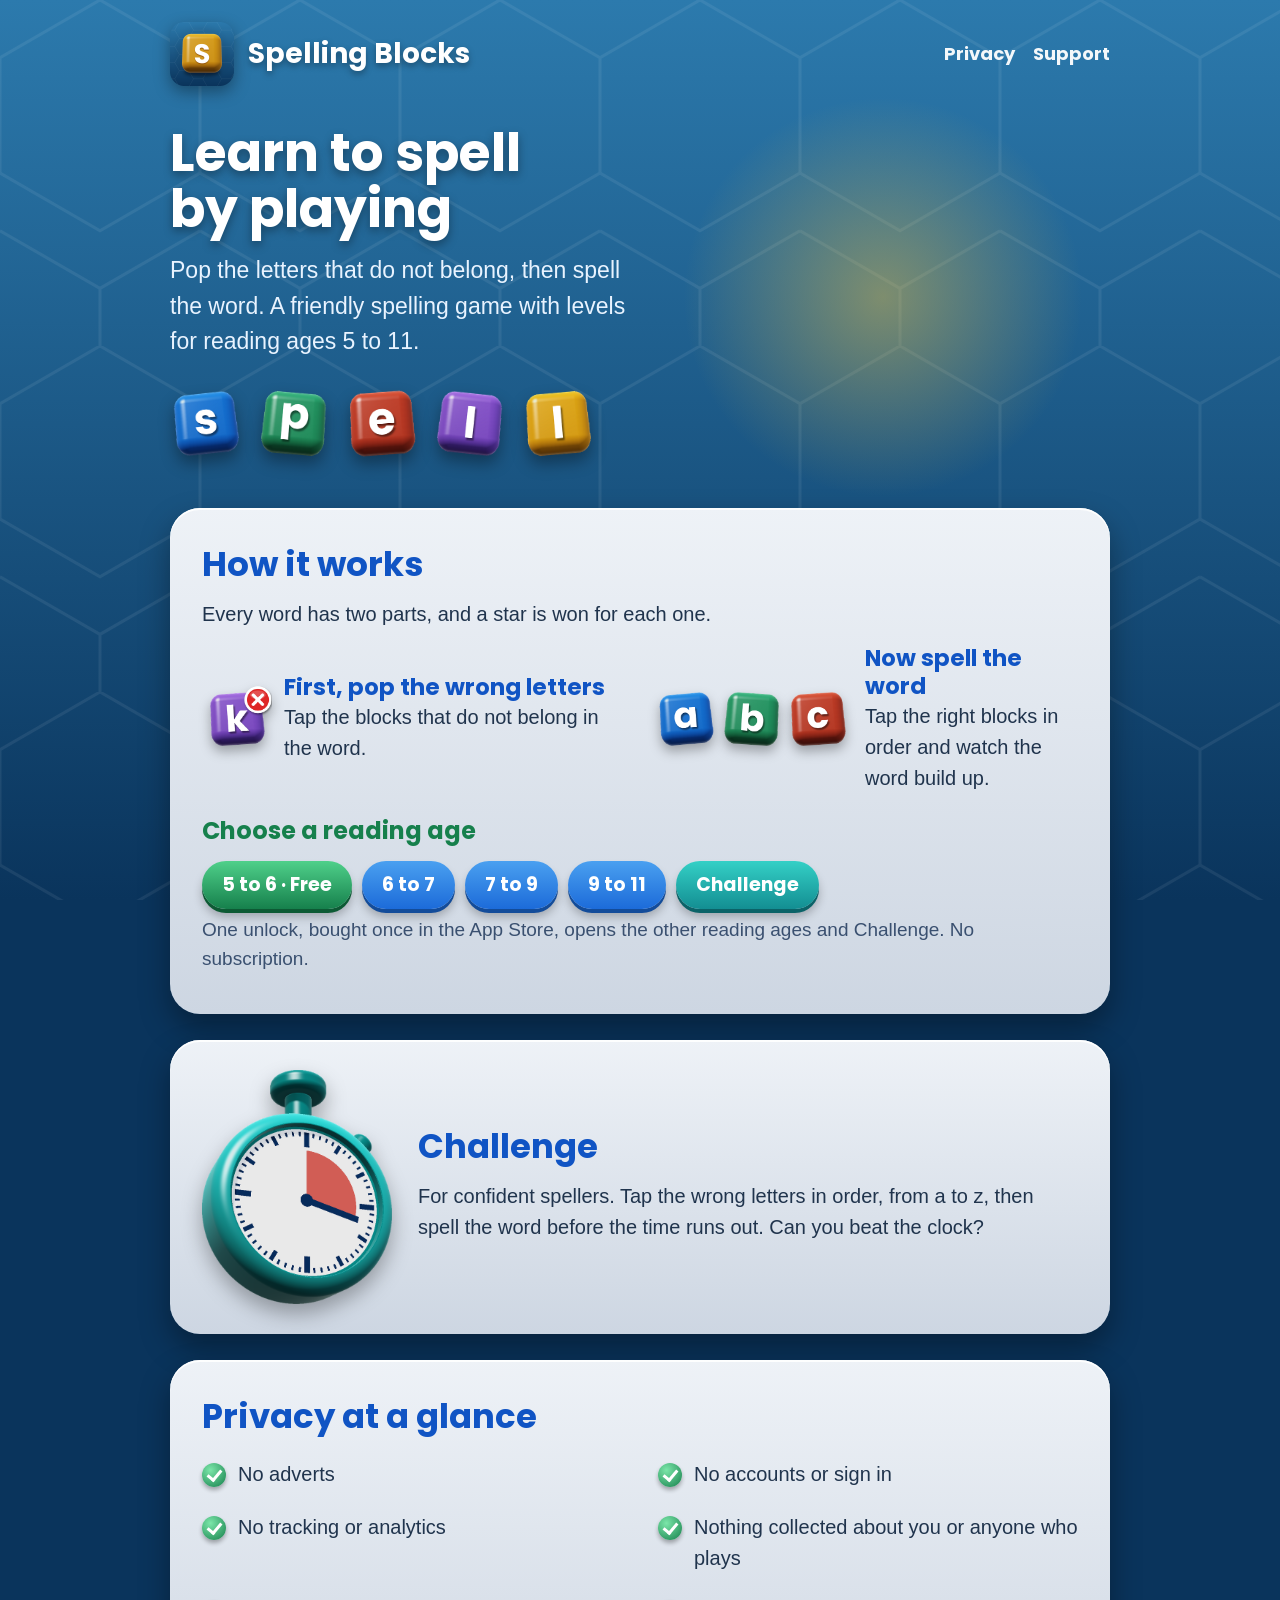
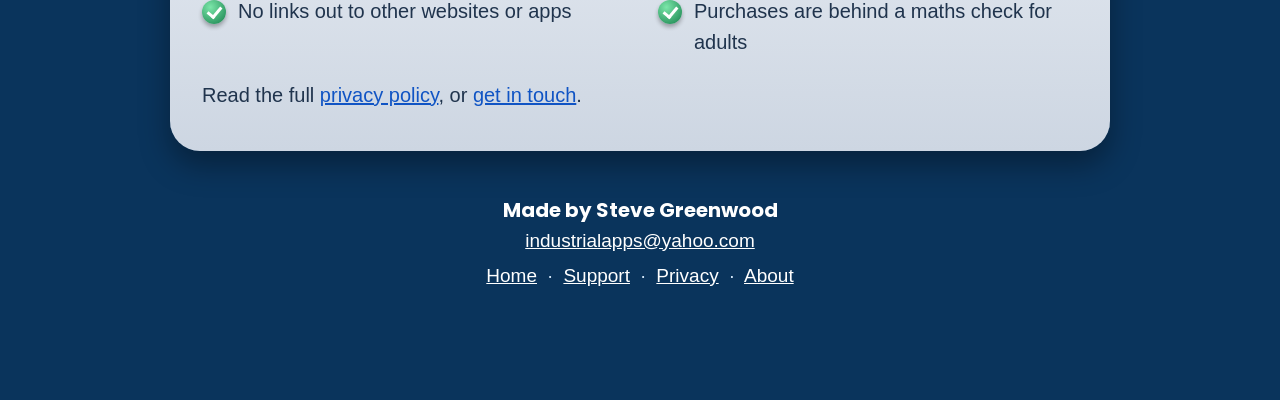
<file: index.html>
<!doctype html>
<html lang="en-GB">
<head>
<meta charset="utf-8">
<meta name="viewport" content="width=device-width, initial-scale=1">
<title>Spelling Blocks</title>
<link rel="stylesheet" href="style.css">
<link rel="icon" type="image/png" href="img/icon.png">
<link rel="apple-touch-icon" href="img/icon.png">

</head>
<body>
<div class="wrap">

  <header class="top">
    <img src="img/icon.png" alt="Spelling Blocks icon">
    <a class="pop name" href="index.html">Spelling Blocks</a>
    <nav>
      <a href="privacy.html">Privacy</a>
      <a href="support.html">Support</a>
    </nav>
  </header>

  <section class="hero">
    <div>
      <h1>Learn to spell by playing</h1>
      <p class="lead">Pop the letters that do not belong, then spell the word. A friendly spelling game with levels for reading ages 5 to 11.</p>
      <div class="blocks">
        <img src="img/b0.png" alt="s"><img src="img/b1.png" alt="p"><img src="img/b2.png" alt="e"><img src="img/b3.png" alt="l"><img src="img/b4.png" alt="l">
      </div>
    </div>
    <div class="art"><div class="wave"><img class="still" src="img/star.png" alt="The Spelling Blocks star waving hello"><img class="f" src="img/star_wave0.png" alt="" style="animation-delay:0.00s"><img class="f" src="img/star_wave1.png" alt="" style="animation-delay:-0.84s"><img class="f" src="img/star_wave2.png" alt="" style="animation-delay:-0.72s"><img class="f" src="img/star_wave3.png" alt="" style="animation-delay:-0.60s"><img class="f" src="img/star_wave4.png" alt="" style="animation-delay:-0.48s"><img class="f" src="img/star_wave5.png" alt="" style="animation-delay:-0.36s"><img class="f" src="img/star_wave6.png" alt="" style="animation-delay:-0.24s"><img class="f" src="img/star_wave7.png" alt="" style="animation-delay:-0.12s"></div></div>
  </section>

  <section class="panel" id="how">
    <h2>How it works</h2>
    <p>Every word has two parts, and a star is won for each one.</p>
    <div class="steps">
      <div class="step">
        <div class="pics"><img src="img/k.png" alt="k"></div>
        <div><b>First, pop the wrong letters</b>Tap the blocks that do not belong in the word.</div>
      </div>
      <div class="step">
        <div class="pics"><img src="img/abc0.png" alt="a"><img src="img/abc1.png" alt="b"><img src="img/abc2.png" alt="c"></div>
        <div><b>Now spell the word</b>Tap the right blocks in order and watch the word build up.</div>
      </div>
    </div>
    <h3>Choose a reading age</h3>
    <div class="ages">
      <span class="age free">5 to 6 &middot; Free</span>
      <span class="age">6 to 7</span>
      <span class="age">7 to 9</span>
      <span class="age">9 to 11</span>
      <span class="age chal">Challenge</span>
    </div>
    <p class="note">One unlock, bought once in the App Store, opens the other reading ages and Challenge. No subscription.</p>
  </section>

  <section class="panel">
    <div class="challenge">
      <img src="img/stopwatch3d.png" alt="A stopwatch">
      <div>
        <h2>Challenge</h2>
        <p>For confident spellers. Tap the wrong letters in order, from a to z, then spell the word before the time runs out. Can you beat the clock?</p>
      </div>
    </div>
  </section>

  <section class="panel">
    <h2>Privacy at a glance</h2>
    <div class="parents">
      <div class="tick">No adverts</div>
      <div class="tick">No accounts or sign in</div>
      <div class="tick">No tracking or analytics</div>
      <div class="tick">Nothing collected about you or anyone who plays</div>
      <div class="tick">No links out to other websites or apps</div>
      <div class="tick">Purchases are behind a maths check for adults</div>
    </div>
    <p style="margin-top:14px">Read the full <a href="privacy.html">privacy policy</a>, or <a href="support.html">get in touch</a>.</p>
  </section>

  <footer>
    <div class="pop">Made by Steve Greenwood</div>
    <div><a href="mailto:industrialapps@yahoo.com">industrialapps@yahoo.com</a></div>
    <div style="margin-top:6px"><a href="index.html">Home</a> &nbsp;&middot;&nbsp; <a href="support.html">Support</a> &nbsp;&middot;&nbsp; <a href="privacy.html">Privacy</a> &nbsp;&middot;&nbsp; <a href="about.html">About</a></div>
  </footer>
</div>
</body>
</html>
</file>
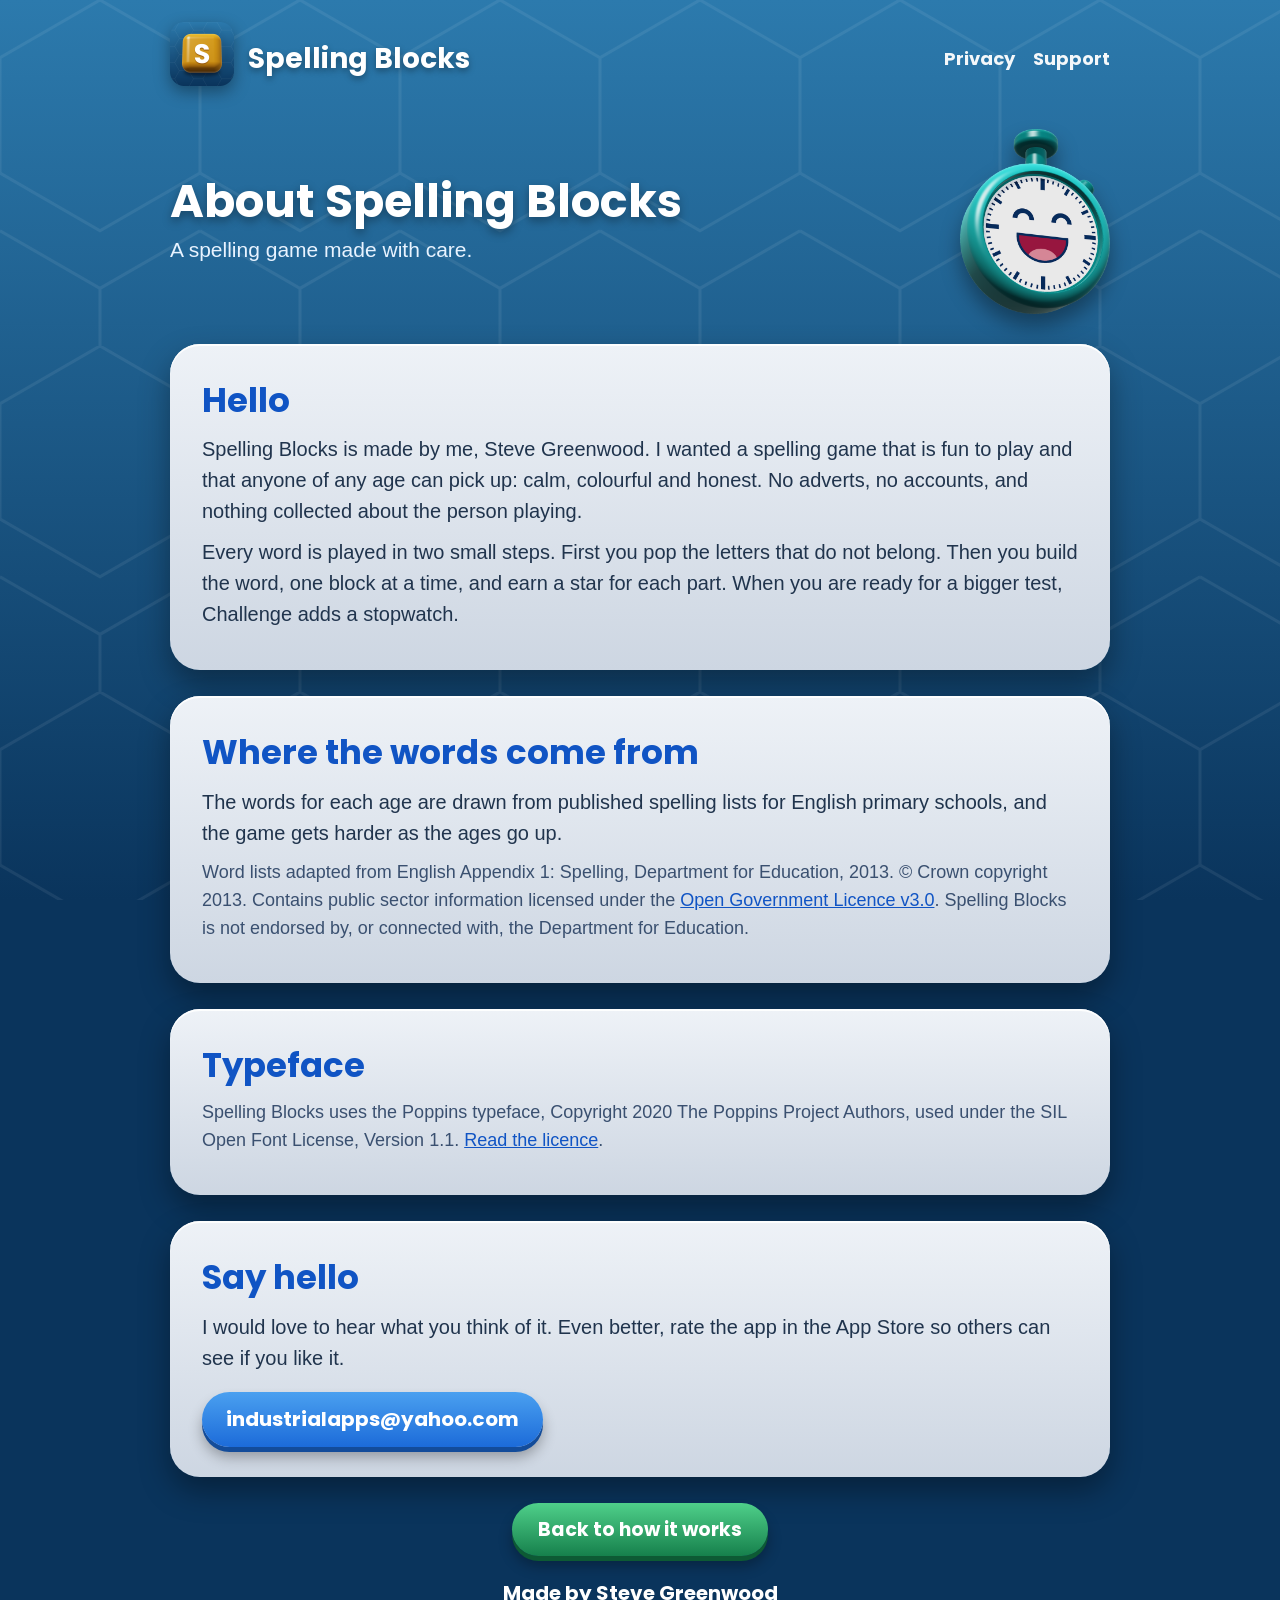
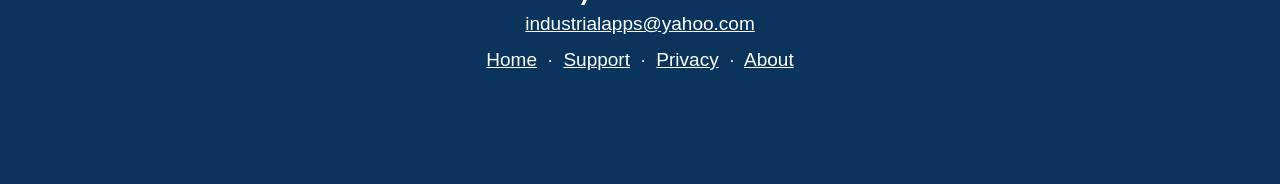
<file: about.html>
<!doctype html>
<html lang="en-GB">
<head>
<meta charset="utf-8">
<meta name="viewport" content="width=device-width, initial-scale=1">
<title>About | Spelling Blocks</title>
<link rel="stylesheet" href="style.css">
<link rel="icon" type="image/png" href="img/icon.png">
<link rel="apple-touch-icon" href="img/icon.png">
</head>
<body>
<div class="wrap">

  <header class="top">
    <a href="index.html"><img src="img/icon.png" alt="Spelling Blocks icon"></a>
    <a class="pop name" href="index.html">Spelling Blocks</a>
    <nav>
      <a href="privacy.html">Privacy</a>
      <a href="support.html">Support</a>
    </nav>
  </header>

  <section class="pagehead">
    <div>
      <h1>About Spelling Blocks</h1>
      <p>A spelling game made with care.</p>
    </div>
    <img src="img/clock_cheer.png" alt="">
  </section>
  <section class="panel">
    <h2>Hello</h2>
    <p>Spelling Blocks is made by me, Steve Greenwood. I wanted a spelling game that is fun to play and that anyone of any age can pick up: calm, colourful and honest. No adverts, no accounts, and nothing collected about the person playing.</p>
    <p>Every word is played in two small steps. First you pop the letters that do not belong. Then you build the word, one block at a time, and earn a star for each part. When you are ready for a bigger test, Challenge adds a stopwatch.</p>
  </section>

  <section class="panel">
    <h2>Where the words come from</h2>
    <p>The words for each age are drawn from published spelling lists for English primary schools, and the game gets harder as the ages go up.</p>
    <p class="credit">Word lists adapted from English Appendix 1: Spelling, Department for Education, 2013. &copy; Crown copyright 2013. Contains public sector information licensed under the <a href="https://www.nationalarchives.gov.uk/doc/open-government-licence/version/3/">Open Government Licence v3.0</a>. Spelling Blocks is not endorsed by, or connected with, the Department for Education.</p>
  </section>

  <section class="panel">
    <h2>Typeface</h2>
    <p class="credit">Spelling Blocks uses the Poppins typeface, Copyright 2020 The Poppins Project Authors, used under the SIL Open Font License, Version 1.1. <a href="fonts/OFL.txt">Read the licence</a>.</p>
  </section>

  <section class="panel">
    <h2>Say hello</h2>
    <p>I would love to hear what you think of it. Even better, rate the app in the App Store so others can see if you like it.</p>
    <a class="mail" href="mailto:industrialapps@yahoo.com">industrialapps@yahoo.com</a>
  </section>

  <div style="text-align:center; margin: 8px 0 4px;"><a class="back" href="index.html#how">Back to how it works</a></div>

  <footer>
    <div class="pop">Made by Steve Greenwood</div>
    <div><a href="mailto:industrialapps@yahoo.com">industrialapps@yahoo.com</a></div>
    <div style="margin-top:6px"><a href="index.html">Home</a> &nbsp;&middot;&nbsp; <a href="support.html">Support</a> &nbsp;&middot;&nbsp; <a href="privacy.html">Privacy</a> &nbsp;&middot;&nbsp; <a href="about.html">About</a></div>
  </footer>
</div>
</body>
</html>
</file>
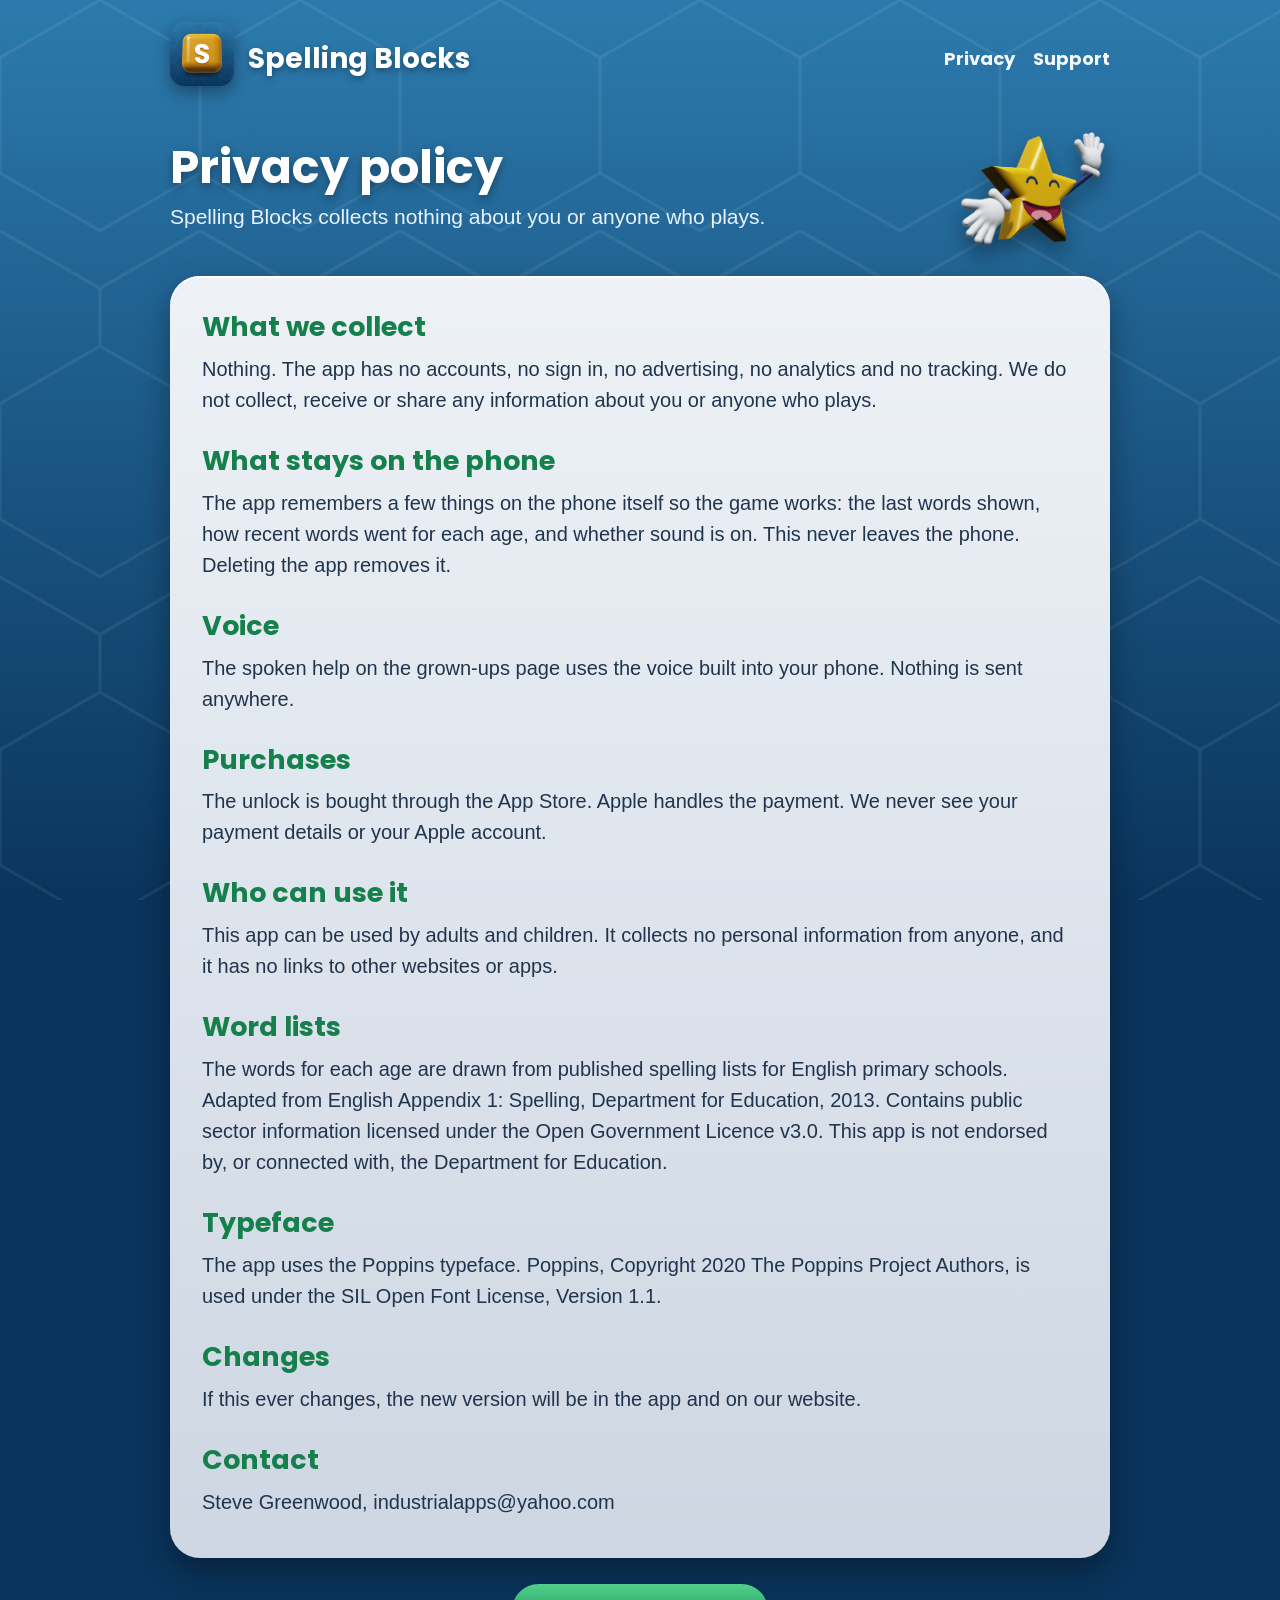
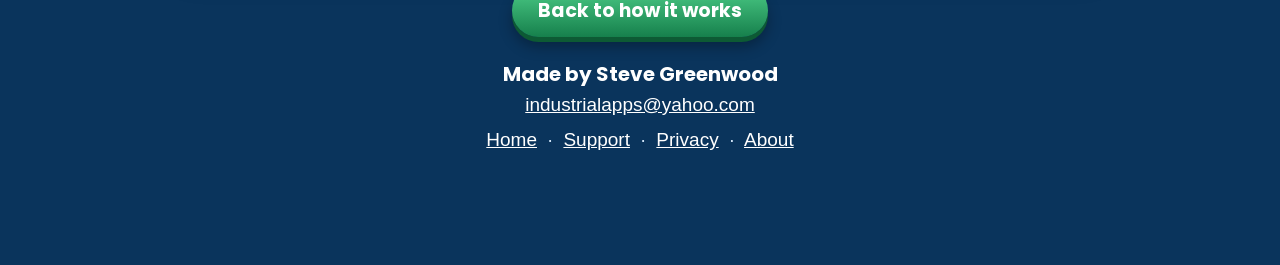
<file: privacy.html>
<!doctype html>
<html lang="en-GB">
<head>
<meta charset="utf-8">
<meta name="viewport" content="width=device-width, initial-scale=1">
<title>Privacy policy | Spelling Blocks</title>
<link rel="stylesheet" href="style.css">
<link rel="icon" type="image/png" href="img/icon.png">
<link rel="apple-touch-icon" href="img/icon.png">
</head>
<body>
<div class="wrap">

  <header class="top">
    <a href="index.html"><img src="img/icon.png" alt="Spelling Blocks icon"></a>
    <a class="pop name" href="index.html">Spelling Blocks</a>
    <nav>
      <a href="privacy.html">Privacy</a>
      <a href="support.html">Support</a>
    </nav>
  </header>

  <section class="pagehead">
    <div>
      <h1>Privacy policy</h1>
      <p>Spelling Blocks collects nothing about you or anyone who plays.</p>
    </div>
    <img src="img/star.png" alt="">
  </section>
  <section class="panel policy">
    <h2>What we collect</h2>
    <p>Nothing. The app has no accounts, no sign in, no advertising, no analytics and no tracking. We do not collect, receive or share any information about you or anyone who plays.</p>
    <h2>What stays on the phone</h2>
    <p>The app remembers a few things on the phone itself so the game works: the last words shown, how recent words went for each age, and whether sound is on. This never leaves the phone. Deleting the app removes it.</p>
    <h2>Voice</h2>
    <p>The spoken help on the grown-ups page uses the voice built into your phone. Nothing is sent anywhere.</p>
    <h2>Purchases</h2>
    <p>The unlock is bought through the App Store. Apple handles the payment. We never see your payment details or your Apple account.</p>
    <h2>Who can use it</h2>
    <p>This app can be used by adults and children. It collects no personal information from anyone, and it has no links to other websites or apps.</p>
    <h2>Word lists</h2>
    <p>The words for each age are drawn from published spelling lists for English primary schools. Adapted from English Appendix 1: Spelling, Department for Education, 2013. Contains public sector information licensed under the Open Government Licence v3.0. This app is not endorsed by, or connected with, the Department for Education.</p>
    <h2>Typeface</h2>
    <p>The app uses the Poppins typeface. Poppins, Copyright 2020 The Poppins Project Authors, is used under the SIL Open Font License, Version 1.1.</p>
    <h2>Changes</h2>
    <p>If this ever changes, the new version will be in the app and on our website.</p>
    <h2>Contact</h2>
    <p>Steve Greenwood, industrialapps@yahoo.com</p>
  </section>

  <div style="text-align:center; margin: 8px 0 4px;"><a class="back" href="index.html#how">Back to how it works</a></div>

  <footer>
    <div class="pop">Made by Steve Greenwood</div>
    <div><a href="mailto:industrialapps@yahoo.com">industrialapps@yahoo.com</a></div>
    <div style="margin-top:6px"><a href="index.html">Home</a> &nbsp;&middot;&nbsp; <a href="support.html">Support</a> &nbsp;&middot;&nbsp; <a href="privacy.html">Privacy</a> &nbsp;&middot;&nbsp; <a href="about.html">About</a></div>
  </footer>
</div>
</body>
</html>
</file>
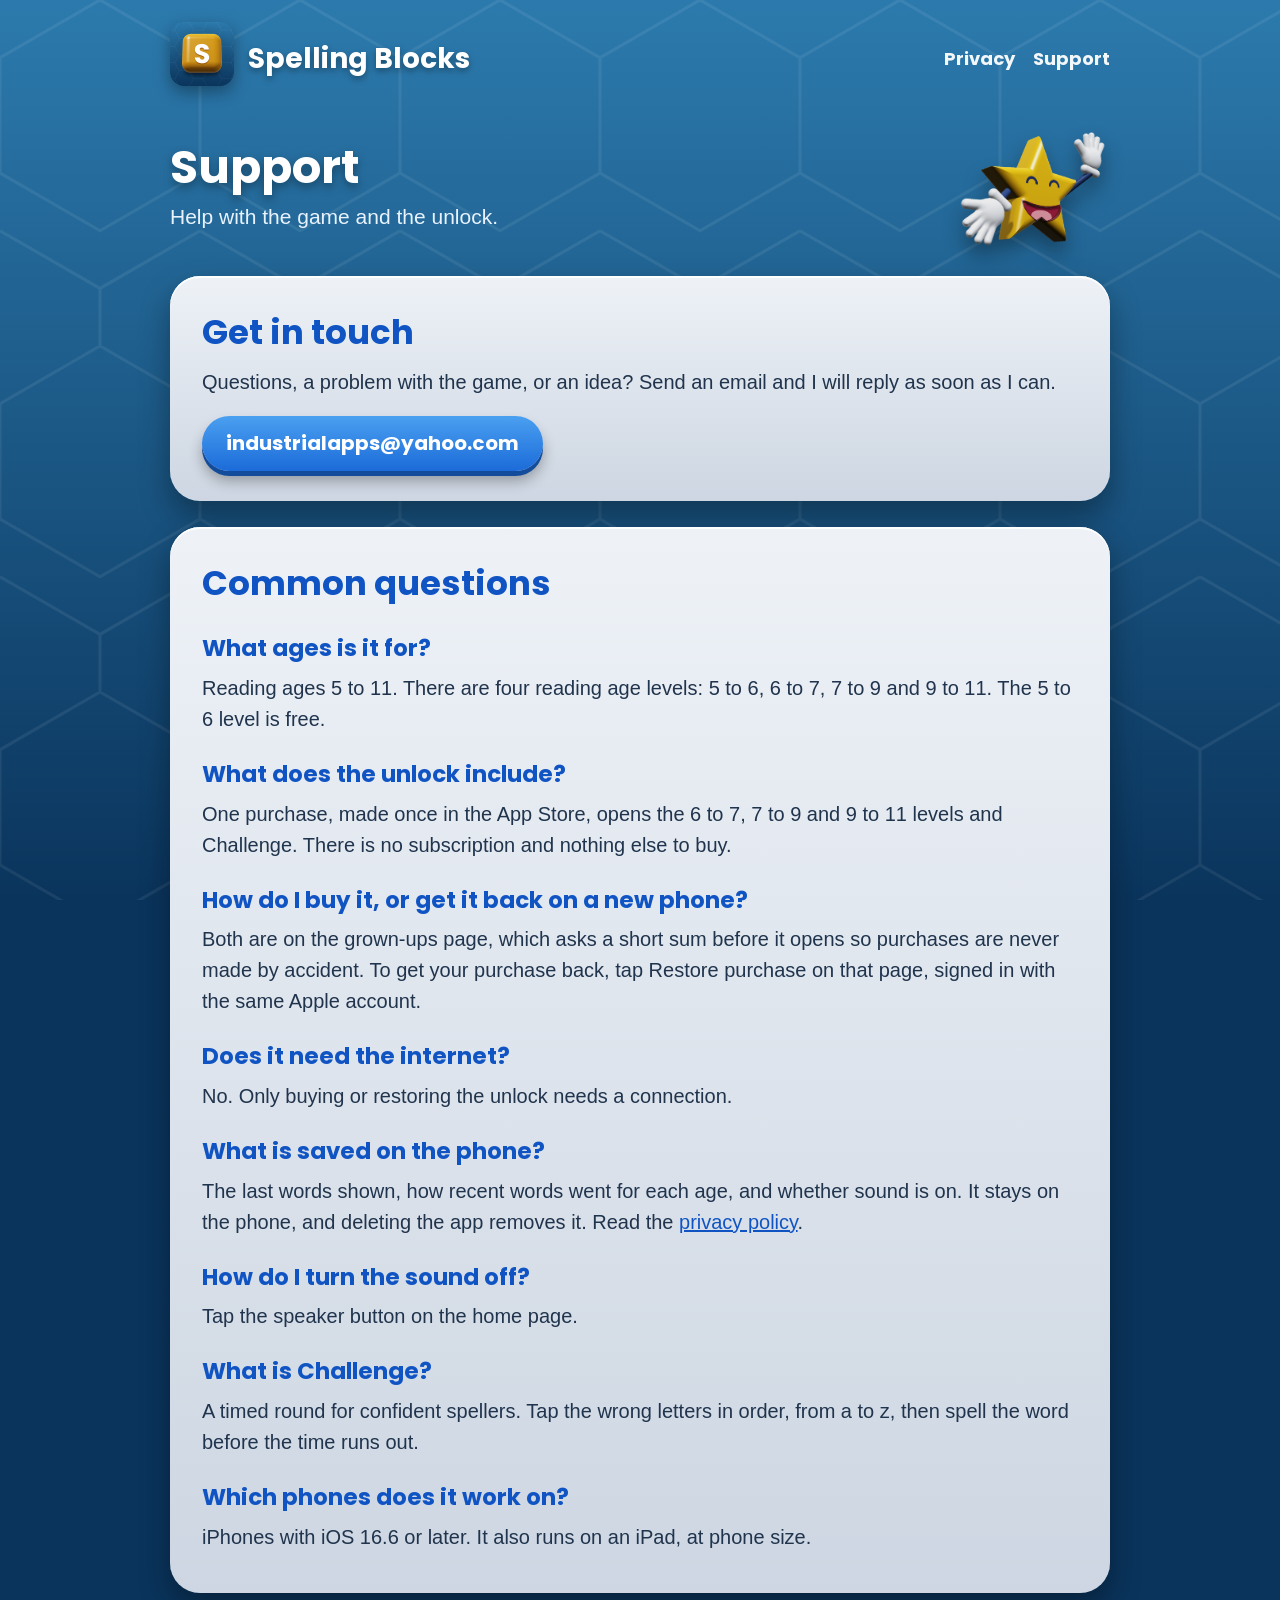
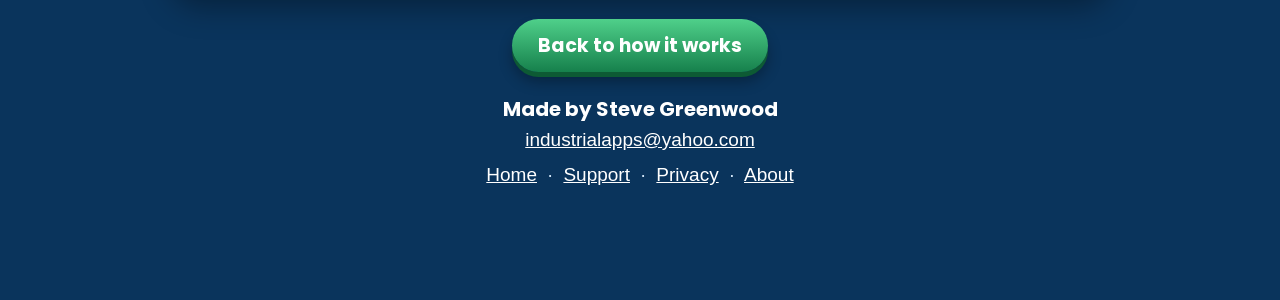
<file: support.html>
<!doctype html>
<html lang="en-GB">
<head>
<meta charset="utf-8">
<meta name="viewport" content="width=device-width, initial-scale=1">
<title>Support | Spelling Blocks</title>
<link rel="stylesheet" href="style.css">
<link rel="icon" type="image/png" href="img/icon.png">
<link rel="apple-touch-icon" href="img/icon.png">
</head>
<body>
<div class="wrap">

  <header class="top">
    <a href="index.html"><img src="img/icon.png" alt="Spelling Blocks icon"></a>
    <a class="pop name" href="index.html">Spelling Blocks</a>
    <nav>
      <a href="privacy.html">Privacy</a>
      <a href="support.html">Support</a>
    </nav>
  </header>

  <section class="pagehead">
    <div>
      <h1>Support</h1>
      <p>Help with the game and the unlock.</p>
    </div>
    <img src="img/star.png" alt="">
  </section>
  <section class="panel">
    <h2>Get in touch</h2>
    <p>Questions, a problem with the game, or an idea? Send an email and I will reply as soon as I can.</p>
    <a class="mail" href="mailto:industrialapps@yahoo.com">industrialapps@yahoo.com</a>
  </section>

  <section class="panel">
    <h2>Common questions</h2>

    <div class="q">What ages is it for?</div>
    <p>Reading ages 5 to 11. There are four reading age levels: 5 to 6, 6 to 7, 7 to 9 and 9 to 11. The 5 to 6 level is free.</p>

    <div class="q">What does the unlock include?</div>
    <p>One purchase, made once in the App Store, opens the 6 to 7, 7 to 9 and 9 to 11 levels and Challenge. There is no subscription and nothing else to buy.</p>

    <div class="q">How do I buy it, or get it back on a new phone?</div>
    <p>Both are on the grown-ups page, which asks a short sum before it opens so purchases are never made by accident. To get your purchase back, tap Restore purchase on that page, signed in with the same Apple account.</p>

    <div class="q">Does it need the internet?</div>
    <p>No. Only buying or restoring the unlock needs a connection.</p>

    <div class="q">What is saved on the phone?</div>
    <p>The last words shown, how recent words went for each age, and whether sound is on. It stays on the phone, and deleting the app removes it. Read the <a href="privacy.html">privacy policy</a>.</p>

    <div class="q">How do I turn the sound off?</div>
    <p>Tap the speaker button on the home page.</p>

    <div class="q">What is Challenge?</div>
    <p>A timed round for confident spellers. Tap the wrong letters in order, from a to z, then spell the word before the time runs out.</p>

    <div class="q">Which phones does it work on?</div>
    <p>iPhones with iOS 16.6 or later. It also runs on an iPad, at phone size.</p>
  </section>

  <div style="text-align:center; margin: 8px 0 4px;"><a class="back" href="index.html#how">Back to how it works</a></div>

  <footer>
    <div class="pop">Made by Steve Greenwood</div>
    <div><a href="mailto:industrialapps@yahoo.com">industrialapps@yahoo.com</a></div>
    <div style="margin-top:6px"><a href="index.html">Home</a> &nbsp;&middot;&nbsp; <a href="support.html">Support</a> &nbsp;&middot;&nbsp; <a href="privacy.html">Privacy</a> &nbsp;&middot;&nbsp; <a href="about.html">About</a></div>
  </footer>
</div>
</body>
</html>
</file>
<file: style.css>
@font-face { font-family: "Poppins"; src: url("fonts/Poppins-Bold.ttf") format("truetype"); font-weight: 700; font-display: swap; }
:root {
  --blue-top: #2c7aad;
  --blue-bottom: #0a345c;
  --ink: #1054c4;
  --navy: #0b2f55;
  --green: #16804c;
  --panel-top: #eef2f7;
  --panel-bottom: #cdd6e2;
  --gold: #f2b420;
  --body: #20344d;
}
* { box-sizing: border-box; }
html { -webkit-text-size-adjust: 100%; }
body {
  margin: 0;
  font-family: -apple-system, "Segoe UI", Roboto, Helvetica, Arial, sans-serif;
  font-size: 20px;
  line-height: 1.55;
  color: var(--body);
  background-color: var(--blue-bottom);
  background-image:
    url("data:image/svg+xml;utf8,<svg xmlns='http://www.w3.org/2000/svg' width='200' height='346'><g fill='none' stroke='white' stroke-opacity='0.07' stroke-width='3'><path d='M100 0 L200 57.7 L200 173 L100 230.7 L0 173 L0 57.7 Z'/><path d='M0 230.7 L100 288.4 L100 346 M200 230.7 L100 288.4'/></g></svg>"),
    linear-gradient(180deg, var(--blue-top) 0%, var(--blue-bottom) 100%);
  background-attachment: fixed;
  min-height: 100vh;
}
h1, h2, h3, .pop { font-family: "Poppins", system-ui, sans-serif; font-weight: 700; margin: 0; }
a { color: var(--ink); }
.wrap { max-width: 980px; margin: 0 auto; padding: 0 20px; }

/* top bar */
.top { display: flex; align-items: center; gap: 14px; padding: 22px 0 8px; }
.top img { width: 64px; height: 64px; filter: drop-shadow(0 6px 8px rgba(0,0,0,.35)); }
.top .name { color: #fff; font-size: 28px; text-shadow: 0 3px 6px rgba(0,0,0,.35); }
.top nav { margin-left: auto; display: flex; gap: 18px; }
.top nav a { color: #fff; text-decoration: none; font-family: "Poppins", sans-serif; font-size: 18px; opacity: .95; }

/* hero */
.hero { display: grid; grid-template-columns: 1.05fr 1fr; align-items: center; gap: 10px; padding: 26px 0 8px; }
.hero h1 { color: #fff; font-size: 52px; line-height: 1.08; text-wrap: balance; text-shadow: 0 4px 10px rgba(0,0,0,.35); }
.hero p.lead { color: #e8f3ff; font-size: 23px; margin: 16px 0 22px; max-width: 30em; }
.blocks { display: flex; gap: 4px; margin: 6px 0 4px -6px; }
.blocks img { width: 84px; height: auto; filter: drop-shadow(0 8px 8px rgba(0,0,0,.35)); }
.pill { display: inline-block; font-family: "Poppins", sans-serif; font-size: 18px; color: #fff; padding: 10px 20px; border-radius: 999px;
  background: linear-gradient(180deg, #4fd08a 0%, #16804c 100%); box-shadow: 0 5px 0 #0d5a34, 0 10px 14px rgba(0,0,0,.3); }
.hero .art { position: relative; text-align: center; }
.hero .art::before { content: ""; position: absolute; left: 50%; top: 50%; width: 88%; aspect-ratio: 1; transform: translate(-50%, -50%);
  background: radial-gradient(closest-side, rgba(255,200,60,.42), rgba(255,200,60,0)); }
.hero .art img { position: relative; width: 100%; max-width: 470px; height: auto; filter: drop-shadow(0 16px 14px rgba(0,0,0,.35)); }

/* panels */
.panel { background: linear-gradient(180deg, var(--panel-top), var(--panel-bottom)); border-radius: 30px; padding: 30px 32px;
  box-shadow: 0 14px 30px rgba(0,0,0,.35), inset 0 2px 0 rgba(255,255,255,.9); margin: 26px 0; }
.panel h2 { color: var(--ink); font-size: 34px; margin-bottom: 8px; }
.panel h3 { color: var(--green); font-size: 24px; margin: 18px 0 4px; }
.panel p { margin: 6px 0 10px; }
.steps { display: grid; grid-template-columns: 1fr 1fr; gap: 22px; margin-top: 14px; }
.step { display: flex; gap: 16px; align-items: center; }
.step .pics { display: flex; flex: none; position: relative; }
.step .pics img { width: 70px; height: auto; margin-right: -4px; filter: drop-shadow(0 6px 6px rgba(0,0,0,.3)); }
.step b { font-family: "Poppins", sans-serif; color: var(--ink); font-size: 23px; display: block; line-height: 1.25; }
.ages { display: flex; flex-wrap: wrap; gap: 10px; margin: 12px 0 6px; }
.age { font-family: "Poppins", sans-serif; font-size: 19px; color: #fff; padding: 9px 20px; border-radius: 999px;
  background: linear-gradient(180deg, #4aa0f0, #1c6bd9); box-shadow: 0 4px 0 #134c9a, 0 8px 10px rgba(0,0,0,.25); }
.age.free { background: linear-gradient(180deg, #4fd08a, #16804c); box-shadow: 0 4px 0 #0d5a34, 0 8px 10px rgba(0,0,0,.25); }
.age.chal { background: linear-gradient(180deg, #34d0c6, #138e92); box-shadow: 0 4px 0 #0b6368, 0 8px 10px rgba(0,0,0,.25); }
.note { font-size: 19px; color: #3a5070; }

.challenge { display: grid; grid-template-columns: 190px 1fr; gap: 26px; align-items: center; }
.challenge img { width: 100%; height: auto; filter: drop-shadow(0 10px 10px rgba(0,0,0,.3)); }
.parents { display: grid; grid-template-columns: 1fr 1fr; gap: 6px 36px; }
.tick { position: relative; padding-left: 36px; margin: 8px 0; }
.tick::before { content: ""; position: absolute; left: 0; top: 4px; width: 24px; height: 24px; border-radius: 50%;
  background: radial-gradient(circle at 35% 30%, #7be6a9, #16804c); box-shadow: 0 3px 4px rgba(0,0,0,.3); }
.tick::after { content: ""; position: absolute; left: 8px; top: 8px; width: 6px; height: 11px; border: solid #fff; border-width: 0 3px 3px 0; transform: rotate(40deg); }

footer { text-align: center; color: #cfe4f7; padding: 18px 0 40px; padding-bottom: calc(110px + env(safe-area-inset-bottom)); font-size: 19px; }
footer a { color: #fff; }
footer .pop { color: #fff; font-size: 20px; }

@media (max-width: 720px) {
  body { font-size: 19px; }
  .top img { width: 52px; height: 52px; }
  .top .name { font-size: 22px; }
  .top nav { gap: 12px; }
  .hero { grid-template-columns: 1fr; text-align: center; padding-top: 12px; }
  .hero h1 { font-size: 38px; }
  .hero p.lead { font-size: 21px; margin-left: auto; margin-right: auto; }
  .blocks { justify-content: center; margin-left: 0; }
  .blocks img { width: 58px; }
  .hero .art { order: -1; }
  .hero .art img { max-width: 330px; }
  .panel { padding: 24px 20px; border-radius: 26px; }
  .steps, .parents { grid-template-columns: 1fr; }
  .step { flex-direction: column; align-items: flex-start; gap: 8px; }
  .step .pics img { width: 62px; }
  .top .name { white-space: nowrap; font-size: 20px; }
  .top { gap: 10px; }
  .top nav a { font-size: 16px; }
  .age { font-size: 17px; padding: 8px 16px; }
  .challenge { grid-template-columns: 110px 1fr; gap: 16px; }
}

/* inner pages */
a.name { text-decoration: none; }
.back { display: inline-block; font-family: "Poppins", sans-serif; font-size: 19px; color: #fff; padding: 12px 26px; border-radius: 999px; text-decoration: none;
  background: linear-gradient(180deg, #4fd08a 0%, #16804c 100%); box-shadow: 0 5px 0 #0d5a34, 0 10px 14px rgba(0,0,0,.3); }
.pagehead { display: flex; align-items: center; gap: 22px; padding: 26px 0 4px; }
.pagehead h1 { color: #fff; font-size: 46px; line-height: 1.1; text-shadow: 0 4px 10px rgba(0,0,0,.35); text-wrap: balance; }
.pagehead p { color: #e8f3ff; font-size: 21px; margin: 8px 0 0; }
.pagehead img { width: 150px; height: auto; flex: none; margin-left: auto; filter: drop-shadow(0 12px 10px rgba(0,0,0,.35)); }
.panel .q { color: var(--ink); font-family: "Poppins", system-ui, sans-serif; font-size: 23px; margin: 22px 0 4px; }
.panel .q:first-child { margin-top: 0; }
.policy h2 { color: var(--green); font-size: 27px; margin: 24px 0 4px; }
.policy h2:first-child { margin-top: 0; }
.mail { display: inline-block; font-family: "Poppins", sans-serif; font-size: 20px; color: #fff; padding: 12px 24px; border-radius: 999px; text-decoration: none;
  background: linear-gradient(180deg, #4aa0f0, #1c6bd9); box-shadow: 0 5px 0 #134c9a, 0 10px 14px rgba(0,0,0,.3); margin-top: 8px; }
.credit { font-size: 18px; color: #3a5070; }
@media (max-width: 720px) {
  .pagehead { flex-direction: column-reverse; text-align: center; gap: 6px; padding-top: 10px; }
  .pagehead h1 { font-size: 36px; }
  .pagehead p { font-size: 20px; }
  .pagehead img { width: 120px; margin: 0 auto; }
  .panel .q { font-size: 21px; }
  .mail { font-size: 16px; padding: 12px 16px; max-width: 100%; text-align: center; }
  .policy h2 { font-size: 24px; }
}

/* Animated star on the home page: eight frames shown in turn, 0.12 s each (as in the app); a still picture when the visitor has asked for reduced motion */
.hero .art .wave { position: relative; display: grid; width: 100%; max-width: 470px; margin: 0 auto; filter: drop-shadow(0 16px 14px rgba(0,0,0,.35)); }
.hero .art .wave img { grid-area: 1 / 1; width: 100%; max-width: none; height: auto; filter: none; visibility: hidden; }
.hero .art .wave img.still { visibility: visible; }
@keyframes wavestep { 0% { visibility: visible; } 12.5% { visibility: hidden; } 100% { visibility: hidden; } }
@media (prefers-reduced-motion: no-preference) {
  .hero .art .wave img.still { display: none; }
  .hero .art .wave img.f { animation: wavestep 0.96s step-end infinite; }
}
@media (max-width: 720px) { .hero .art .wave { max-width: 330px; } }
</file>
